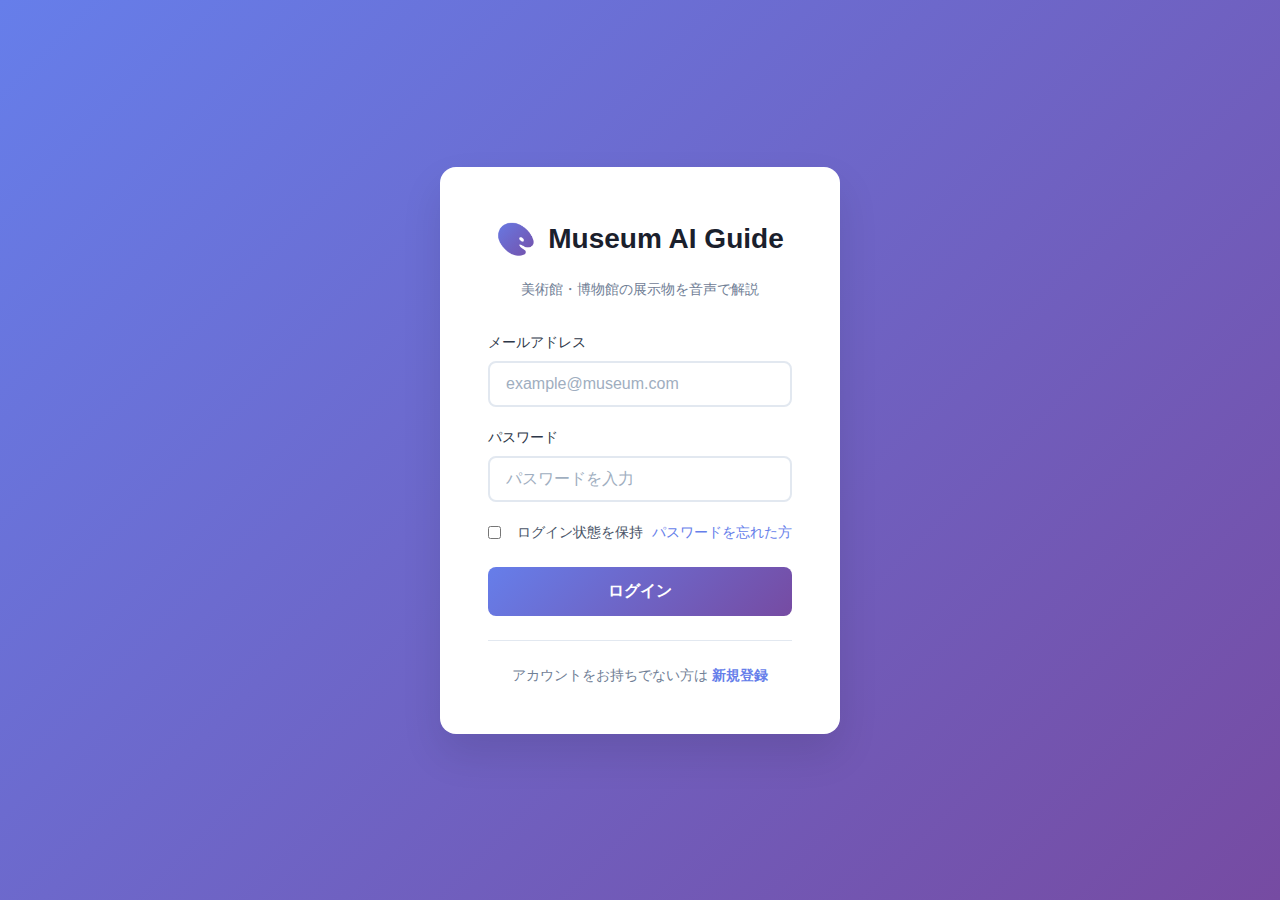
<file: login.html>
<!DOCTYPE html>
<html lang="ja">
<head>
    <meta charset="UTF-8">
    <meta name="viewport" content="width=device-width, initial-scale=1.0">
    <title>AI音声ガイド - ログイン</title>
    <link rel="stylesheet" href="styles.css">
    <link rel="stylesheet" href="login.css">
</head>
<body>
    <div class="login-container">
        <div class="login-card">
            <div class="login-header">
                <div class="logo">
                    <div class="logo-icon">🎨</div>
                    <h1>Museum AI Guide</h1>
                </div>
                <p class="subtitle">美術館・博物館の展示物を音声で解説</p>
            </div>
            
            <form class="login-form" id="loginForm">
                <div class="form-group">
                    <label for="email">メールアドレス</label>
                    <input type="email" id="email" name="email" required placeholder="example@museum.com">
                </div>
                
                <div class="form-group">
                    <label for="password">パスワード</label>
                    <input type="password" id="password" name="password" required placeholder="パスワードを入力">
                </div>
                
                <div class="form-options">
                    <label class="checkbox-label">
                        <input type="checkbox" name="remember">
                        <span class="checkmark"></span>
                        ログイン状態を保持
                    </label>
                    <a href="#" class="forgot-password">パスワードを忘れた方</a>
                </div>
                
                <button type="submit" class="login-btn">
                    <span class="btn-text">ログイン</span>
                    <div class="btn-loader" style="display: none;">
                        <div class="spinner"></div>
                    </div>
                </button>
            </form>
            
            <div class="login-footer">
                <p>アカウントをお持ちでない方は <a href="#" class="signup-link">新規登録</a></p>
            </div>
        </div>
    </div>
    
    <script src="login.js"></script>
</body>
</html>
</file>
<file: styles.css>
/* 共通スタイル */
* {
    box-sizing: border-box;
    margin: 0;
    padding: 0;
}

html {
    font-size: 16px;
    line-height: 1.5;
}

body {
    font-family: -apple-system, BlinkMacSystemFont, 'Segoe UI', 'Roboto', 'Oxygen',
        'Ubuntu', 'Cantarell', 'Fira Sans', 'Droid Sans', 'Helvetica Neue',
        sans-serif;
    -webkit-font-smoothing: antialiased;
    -moz-osx-font-smoothing: grayscale;
    color: #333;
    background-color: #f8fafc;
}

/* ユーティリティクラス */
.sr-only {
    position: absolute;
    width: 1px;
    height: 1px;
    padding: 0;
    margin: -1px;
    overflow: hidden;
    clip: rect(0, 0, 0, 0);
    white-space: nowrap;
    border: 0;
}

.text-center {
    text-align: center;
}

.text-left {
    text-align: left;
}

.text-right {
    text-align: right;
}

/* ボタンの基本スタイル */
.btn {
    display: inline-flex;
    align-items: center;
    justify-content: center;
    gap: 8px;
    padding: 8px 16px;
    border: none;
    border-radius: 6px;
    font-size: 14px;
    font-weight: 500;
    text-decoration: none;
    cursor: pointer;
    transition: all 0.2s ease;
    background: #667eea;
    color: white;
}

.btn:hover {
    background: #5a67d8;
    transform: translateY(-1px);
}

.btn:active {
    transform: translateY(0);
}

.btn-secondary {
    background: #e2e8f0;
    color: #4a5568;
}

.btn-secondary:hover {
    background: #cbd5e0;
}

.btn-outline {
    background: transparent;
    border: 1px solid #667eea;
    color: #667eea;
}

.btn-outline:hover {
    background: #667eea;
    color: white;
}

/* フォームの基本スタイル */
.form-group {
    margin-bottom: 16px;
}

.form-label {
    display: block;
    margin-bottom: 6px;
    font-weight: 500;
    color: #2d3748;
    font-size: 14px;
}

.form-input {
    width: 100%;
    padding: 10px 12px;
    border: 1px solid #e2e8f0;
    border-radius: 6px;
    font-size: 14px;
    transition: all 0.2s ease;
    background: white;
}

.form-input:focus {
    outline: none;
    border-color: #667eea;
    box-shadow: 0 0 0 3px rgba(102, 126, 234, 0.1);
}

.form-input::placeholder {
    color: #a0aec0;
}

/* カードの基本スタイル */
.card {
    background: white;
    border-radius: 8px;
    box-shadow: 0 1px 3px rgba(0, 0, 0, 0.1);
    overflow: hidden;
}

.card-header {
    padding: 16px 20px;
    border-bottom: 1px solid #e2e8f0;
    background: #f8fafc;
}

.card-body {
    padding: 20px;
}

.card-footer {
    padding: 16px 20px;
    border-top: 1px solid #e2e8f0;
    background: #f8fafc;
}

/* アラートの基本スタイル */
.alert {
    padding: 12px 16px;
    border-radius: 6px;
    margin-bottom: 16px;
    border: 1px solid transparent;
}

.alert-success {
    background: #f0fff4;
    border-color: #9ae6b4;
    color: #22543d;
}

.alert-error {
    background: #fed7d7;
    border-color: #feb2b2;
    color: #c53030;
}

.alert-warning {
    background: #fef5e7;
    border-color: #fbd38d;
    color: #92400e;
}

.alert-info {
    background: #ebf8ff;
    border-color: #90cdf4;
    color: #2c5282;
}

/* ローディングスピナー */
.spinner {
    display: inline-block;
    width: 20px;
    height: 20px;
    border: 2px solid #e2e8f0;
    border-radius: 50%;
    border-top-color: #667eea;
    animation: spin 1s ease-in-out infinite;
}

@keyframes spin {
    to { transform: rotate(360deg); }
}

/* アニメーション */
.fade-in {
    animation: fadeIn 0.3s ease-in;
}

@keyframes fadeIn {
    from { opacity: 0; }
    to { opacity: 1; }
}

.slide-up {
    animation: slideUp 0.3s ease-out;
}

@keyframes slideUp {
    from {
        opacity: 0;
        transform: translateY(20px);
    }
    to {
        opacity: 1;
        transform: translateY(0);
    }
}

/* レスポンシブ対応 */
@media (max-width: 640px) {
    .btn {
        width: 100%;
        justify-content: center;
    }
    
    .card {
        margin: 0 16px;
    }
}

/* ダークモード対応（将来の拡張用） */
@media (prefers-color-scheme: dark) {
    /* ダークモードのスタイルをここに追加 */
}

/* アクセシビリティ */
@media (prefers-reduced-motion: reduce) {
    *,
    *::before,
    *::after {
        animation-duration: 0.01ms !important;
        animation-iteration-count: 1 !important;
        transition-duration: 0.01ms !important;
    }
}

/* フォーカス表示 */
*:focus {
    outline: 2px solid #667eea;
    outline-offset: 2px;
}

/* スキップリンク */
.skip-link {
    position: absolute;
    top: -40px;
    left: 6px;
    background: #667eea;
    color: white;
    padding: 8px;
    text-decoration: none;
    border-radius: 4px;
    z-index: 1001;
}

.skip-link:focus {
    top: 6px;
}
</file>
<file: login.css>
/* ログイン画面専用スタイル */
.login-container {
    min-height: 100vh;
    display: flex;
    align-items: center;
    justify-content: center;
    background: linear-gradient(135deg, #667eea 0%, #764ba2 100%);
    padding: 20px;
}

.login-card {
    background: white;
    border-radius: 16px;
    box-shadow: 0 20px 40px rgba(0, 0, 0, 0.1);
    padding: 48px;
    width: 100%;
    max-width: 400px;
    animation: slideUp 0.6s ease-out;
}

@keyframes slideUp {
    from {
        opacity: 0;
        transform: translateY(30px);
    }
    to {
        opacity: 1;
        transform: translateY(0);
    }
}

.login-header {
    text-align: center;
    margin-bottom: 32px;
}

.logo {
    display: flex;
    align-items: center;
    justify-content: center;
    gap: 12px;
    margin-bottom: 16px;
}

.logo-icon {
    font-size: 32px;
    background: linear-gradient(135deg, #667eea, #764ba2);
    -webkit-background-clip: text;
    -webkit-text-fill-color: transparent;
    background-clip: text;
}

.login-header h1 {
    font-size: 28px;
    font-weight: 700;
    color: #1a202c;
    margin: 0;
}

.subtitle {
    color: #718096;
    font-size: 14px;
    margin: 0;
}

.form-group {
    margin-bottom: 20px;
}

.form-group label {
    display: block;
    margin-bottom: 8px;
    font-weight: 500;
    color: #2d3748;
    font-size: 14px;
}

.form-group input {
    width: 100%;
    padding: 12px 16px;
    border: 2px solid #e2e8f0;
    border-radius: 8px;
    font-size: 16px;
    transition: all 0.2s ease;
    box-sizing: border-box;
}

.form-group input:focus {
    outline: none;
    border-color: #667eea;
    box-shadow: 0 0 0 3px rgba(102, 126, 234, 0.1);
}

.form-group input::placeholder {
    color: #a0aec0;
}

.form-options {
    display: flex;
    justify-content: space-between;
    align-items: center;
    margin-bottom: 24px;
    font-size: 14px;
}

.checkbox-label {
    display: flex;
    align-items: center;
    gap: 8px;
    color: #4a5568;
    cursor: pointer;
}

.checkbox-label input[type="checkbox"] {
    width: auto;
    margin: 0;
}

.forgot-password {
    color: #667eea;
    text-decoration: none;
    font-weight: 500;
}

.forgot-password:hover {
    text-decoration: underline;
}

.login-btn {
    width: 100%;
    background: linear-gradient(135deg, #667eea, #764ba2);
    color: white;
    border: none;
    padding: 14px 24px;
    border-radius: 8px;
    font-size: 16px;
    font-weight: 600;
    cursor: pointer;
    transition: all 0.2s ease;
    position: relative;
    overflow: hidden;
}

.login-btn:hover {
    transform: translateY(-2px);
    box-shadow: 0 8px 25px rgba(102, 126, 234, 0.3);
}

.login-btn:active {
    transform: translateY(0);
}

.btn-loader {
    position: absolute;
    top: 50%;
    left: 50%;
    transform: translate(-50%, -50%);
}

.spinner {
    width: 20px;
    height: 20px;
    border: 2px solid rgba(255, 255, 255, 0.3);
    border-top: 2px solid white;
    border-radius: 50%;
    animation: spin 1s linear infinite;
}

@keyframes spin {
    0% { transform: rotate(0deg); }
    100% { transform: rotate(360deg); }
}

.login-footer {
    text-align: center;
    margin-top: 24px;
    padding-top: 24px;
    border-top: 1px solid #e2e8f0;
}

.login-footer p {
    color: #718096;
    font-size: 14px;
    margin: 0;
}

.signup-link {
    color: #667eea;
    text-decoration: none;
    font-weight: 600;
}

.signup-link:hover {
    text-decoration: underline;
}

/* レスポンシブ対応 */
@media (max-width: 480px) {
    .login-card {
        padding: 32px 24px;
        margin: 20px;
    }
    
    .login-header h1 {
        font-size: 24px;
    }
    
    .form-options {
        flex-direction: column;
        gap: 12px;
        align-items: flex-start;
    }
}
</file>
